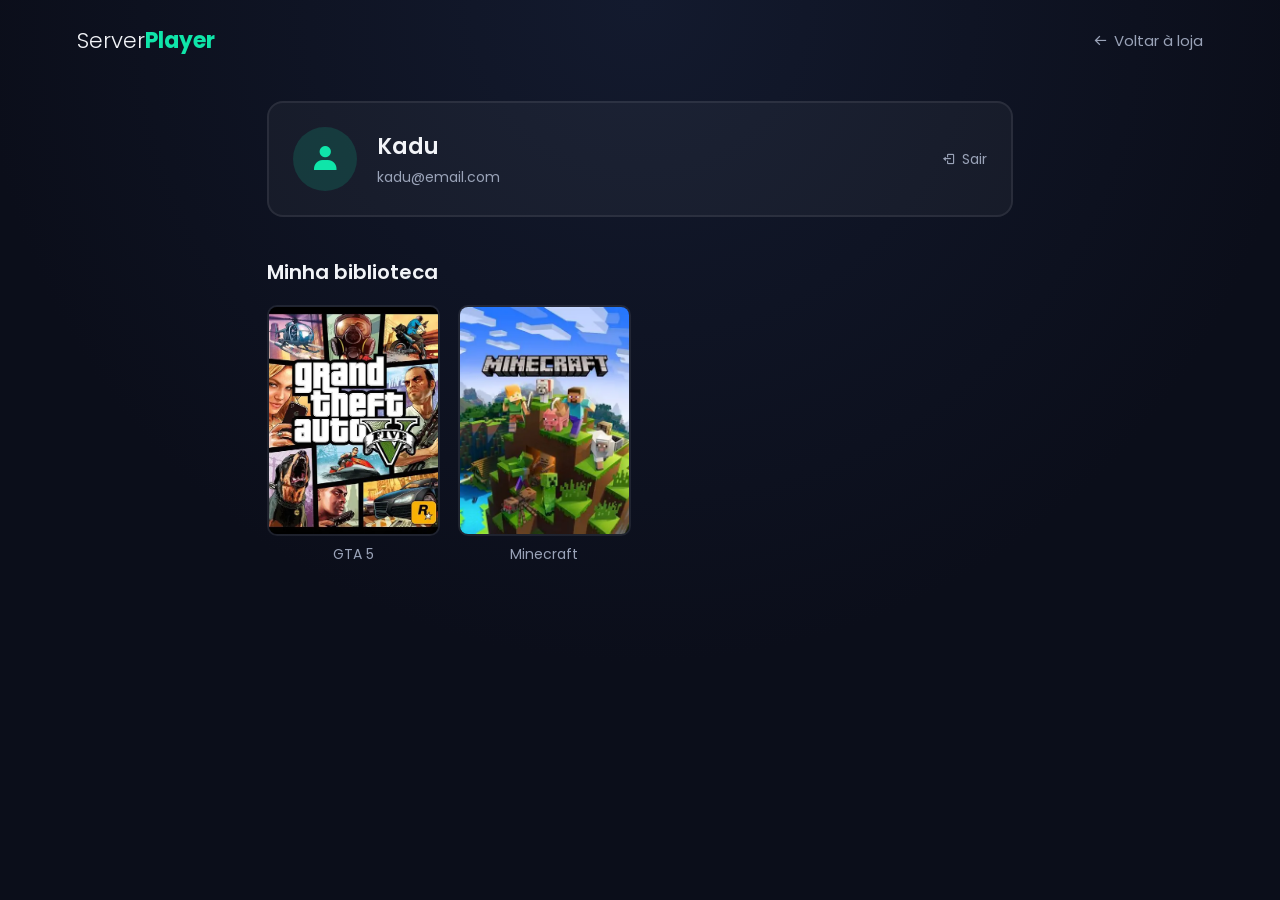
<file: perfil.html>
<!DOCTYPE html>
<html lang="pt-br">
<head>
    <meta charset="UTF-8">
    <link rel="stylesheet" href="css/perfil.css">
    <link href="https://unpkg.com/boxicons@2.1.4/css/boxicons.min.css" rel="stylesheet">
    <meta name="viewport" content="width=device-width, initial-scale=1.0">
    <title>Meu Perfil - ServerPlayer</title>
</head>
<body>

    <header class="topo">
        <span class="marca">Server<strong>Player</strong></span>
        <a href="home.html" class="voltar"><i class="bx bx-arrow-back"></i> Voltar à loja</a>
    </header>

    <main class="perfil">
        <section class="cartao-usuario">
            <div class="avatar">
                <i class="bx bxs-user"></i>
            </div>
            <div class="dados">
                <h1>Kadu</h1>
                <p>kadu@email.com</p>
            </div>
            <a href="index.html" class="sair"><i class="bx bx-log-out"></i> Sair</a>
        </section>

        <section class="biblioteca">
            <h2>Minha biblioteca</h2>
            <div class="grade-jogos">
                <div class="item">
                    <img src="img/gta5.webp" alt="Capa do jogo GTA 5">
                    <span>GTA 5</span>
                </div>
                <div class="item">
                    <img src="img/minecraft.webp" alt="Capa do jogo Minecraft">
                    <span>Minecraft</span>
                </div>
            </div>
        </section>
    </main>

</body>
</html>
</file>
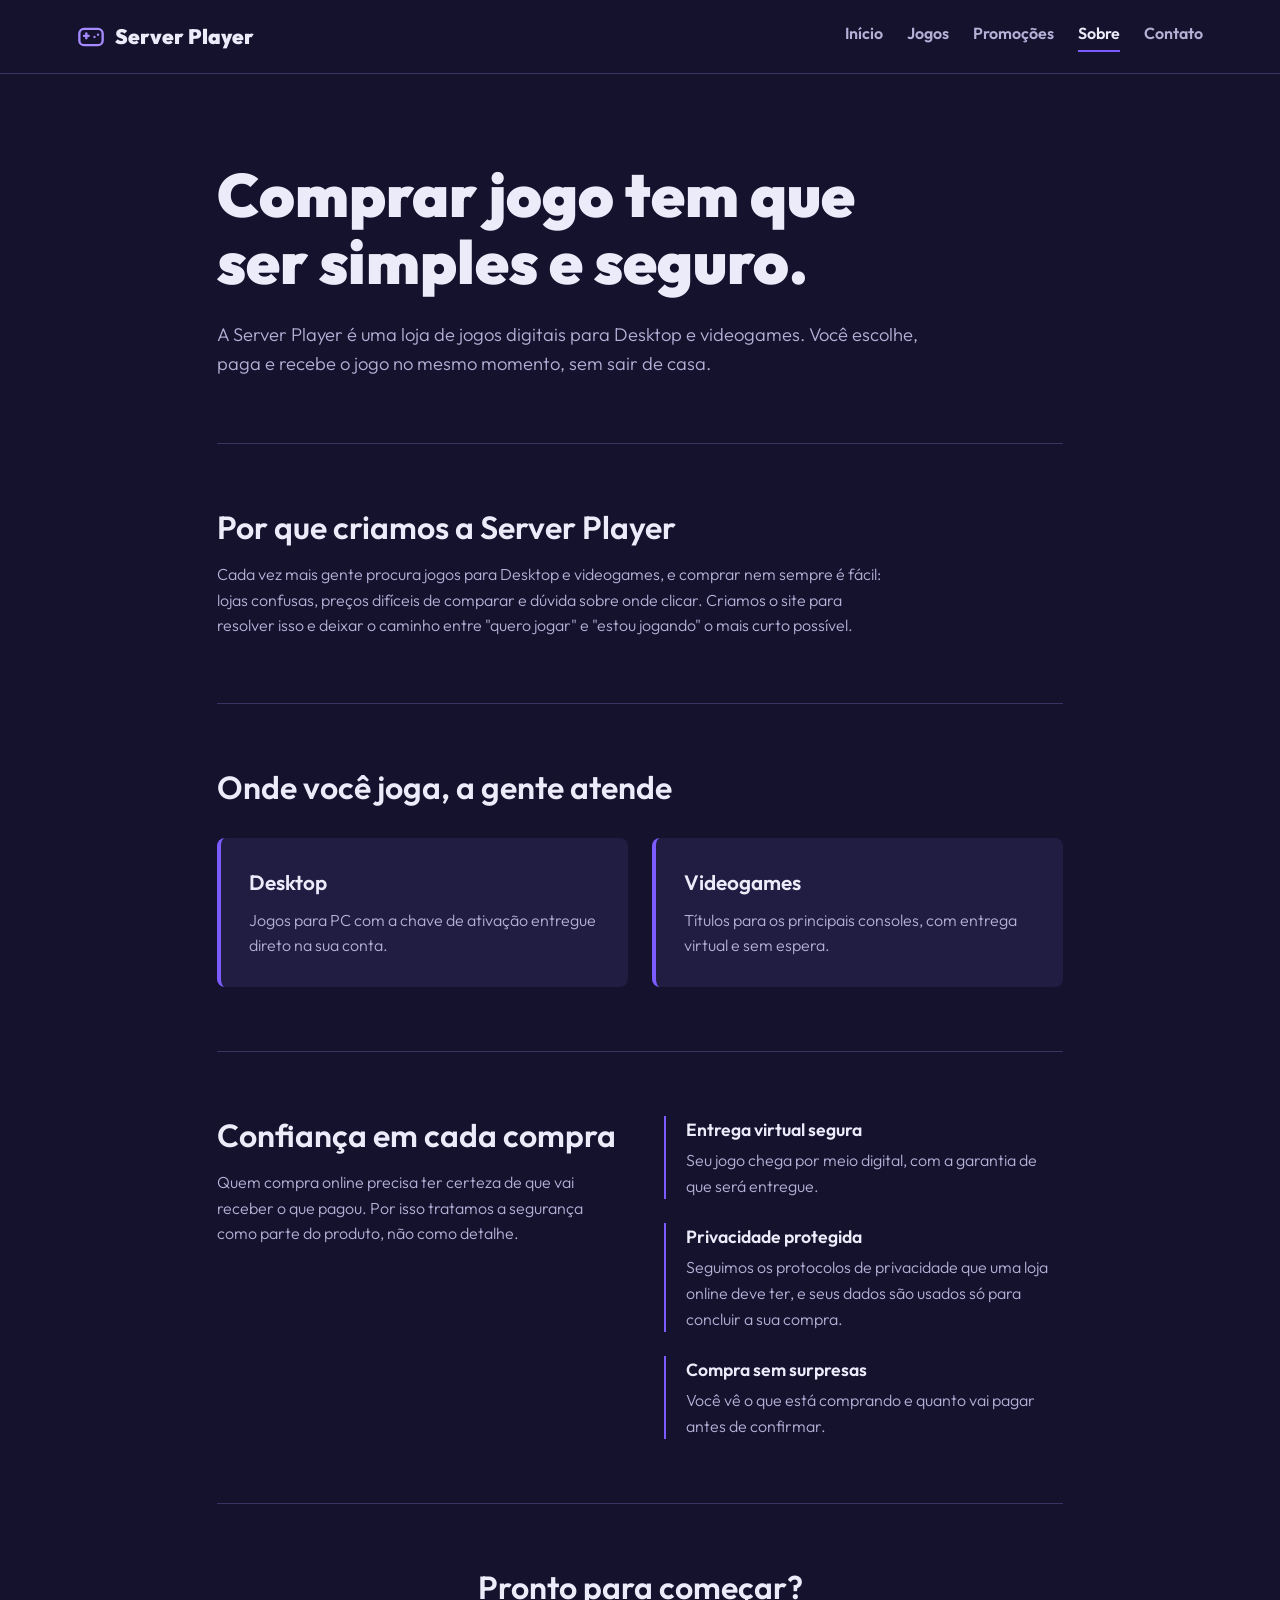
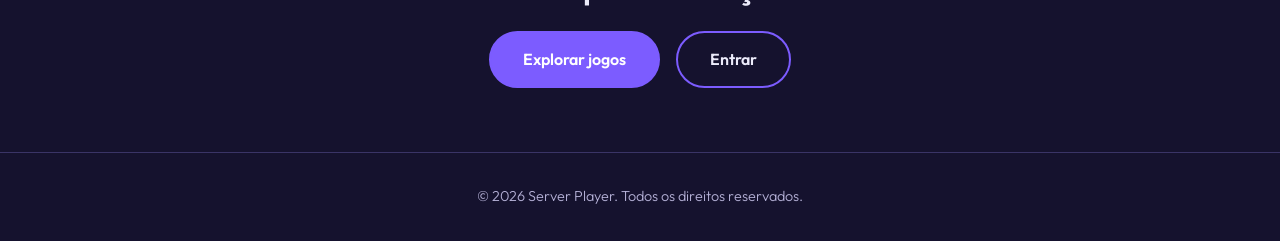
<file: sobre.html>
<!DOCTYPE html>
<html lang="pt-BR">
<head>
<meta charset="UTF-8">
<meta name="viewport" content="width=device-width, initial-scale=1.0">
<title>Sobre | Server Player</title>
<link href="https://fonts.googleapis.com/css2?family=Outfit:wght@300;600;900&display=swap" rel="stylesheet">
<link rel="stylesheet" href="css/sobre.css">
</head>
<body>

  <!-- CABEÇALHO (igual ao da página inicial) -->
  <header>
    <div class="logo">
      <svg viewBox="0 0 24 24" fill="none" stroke="currentColor" stroke-width="2"
           stroke-linecap="round" stroke-linejoin="round">
        <line x1="6" y1="11" x2="10" y2="11"></line>
        <line x1="8" y1="9" x2="8" y2="13"></line>
        <line x1="15" y1="12" x2="15.01" y2="12"></line>
        <line x1="18" y1="10" x2="18.01" y2="10"></line>
        <rect x="2" y="5" width="20" height="14" rx="4"></rect>
      </svg>
      Server Player
    </div>

    <nav>
      <a href="index.html">Início</a>
      <a href="#">Jogos</a>
      <a href="#">Promoções</a>
      <a href="sobre.html" class="ativo" aria-current="page">Sobre</a>
      <a href="#">Contato</a>
    </nav>
  </header>

  <main>

    <!-- APRESENTAÇÃO -->
    <section class="intro">
      <h1>Comprar jogo tem que ser simples e seguro.</h1>
      <p>
        A Server Player é uma loja de jogos digitais para Desktop e videogames.
        Você escolhe, paga e recebe o jogo no mesmo momento, sem sair de casa.
      </p>
    </section>

    <!-- POR QUE CRIAMOS O SITE -->
    <section class="motivo">
      <h2>Por que criamos a Server Player</h2>
      <p>
        Cada vez mais gente procura jogos para Desktop e videogames, e comprar
        nem sempre é fácil: lojas confusas, preços difíceis de comparar e dúvida
        sobre onde clicar. Criamos o site para resolver isso e deixar o caminho
        entre "quero jogar" e "estou jogando" o mais curto possível.
      </p>
    </section>

    <!-- PLATAFORMAS -->
    <section class="plataformas">
      <h2>Onde você joga, a gente atende</h2>

      <div class="plataformas__lista">
        <article class="plataforma">
          <h3>Desktop</h3>
          <p>Jogos para PC com a chave de ativação entregue direto na sua conta.</p>
        </article>

        <article class="plataforma">
          <h3>Videogames</h3>
          <p>Títulos para os principais consoles, com entrega virtual e sem espera.</p>
        </article>
      </div>
    </section>

    <!-- CONFIANÇA E SEGURANÇA -->
    <section class="confianca">
      <div class="confianca__texto">
        <h2>Confiança em cada compra</h2>
        <p>
          Quem compra online precisa ter certeza de que vai receber o que pagou.
          Por isso tratamos a segurança como parte do produto, não como detalhe.
        </p>
      </div>

      <ul class="confianca__lista">
        <li>
          <strong>Entrega virtual segura</strong>
          Seu jogo chega por meio digital, com a garantia de que será entregue.
        </li>
        <li>
          <strong>Privacidade protegida</strong>
          Seguimos os protocolos de privacidade que uma loja online deve ter, e
          seus dados são usados só para concluir a sua compra.
        </li>
        <li>
          <strong>Compra sem surpresas</strong>
          Você vê o que está comprando e quanto vai pagar antes de confirmar.
        </li>
      </ul>
    </section>

    <!-- CHAMADA FINAL -->
    <section class="chamada">
      <h2>Pronto para começar?</h2>
      <div class="acoes">
        <a href="#" class="btn btn--principal">Explorar jogos</a>
        <a href="login.html" class="btn btn--contorno">Entrar</a>
      </div>
    </section>

  </main>

  <footer>
    <p>&copy; 2026 Server Player. Todos os direitos reservados.</p>
  </footer>

</body>
</html>
</file>
<file: css/perfil.css>
@import url('https://fonts.googleapis.com/css2?family=Poppins:ital,wght@0,100;0,200;0,300;0,400;0,500;0,600;0,700;0,800;0,900;1,100;1,200;1,300;1,400;1,500;1,600;1,700;1,800;1,900&display=swap');

:root {
    --bg: #0b0e1a;
    --bg-soft: #131a2e;
    --panel: rgba(255, 255, 255, .04);
    --panel-border: rgba(255, 255, 255, .08);
    --accent: #0fe5a9;
    --text: #f2f4f8;
    --text-muted: #9aa3b8;
}

* {
    margin: 0;
    padding: 0;
    box-sizing: border-box;
    font-family: "Poppins", sans-serif;
}

body {
    background: radial-gradient(circle at top, var(--bg-soft), var(--bg) 60%);
    color: var(--text);
    min-height: 100vh;
}

.topo {
    display: flex;
    align-items: center;
    justify-content: space-between;
    gap: 24px;
    padding: 24px clamp(20px, 6vw, 80px);
    flex-wrap: wrap;
}

.marca {
    font-size: 22px;
    font-weight: 300;
}

.marca strong {
    font-weight: 700;
    color: var(--accent);
}

.voltar {
    display: flex;
    align-items: center;
    gap: 6px;
    color: var(--text-muted);
    text-decoration: none;
    font-size: 15px;
    transition: color .2s ease;
}

.voltar:hover,
.voltar:focus-visible {
    color: var(--accent);
}

.perfil {
    max-width: 900px;
    margin: 20px auto 80px;
    padding: 0 clamp(20px, 6vw, 80px);
    display: flex;
    flex-direction: column;
    gap: 40px;
}

/* Cartão do usuário */
.cartao-usuario {
    display: flex;
    align-items: center;
    gap: 20px;
    background-color: var(--panel);
    border: 2px solid var(--panel-border);
    border-radius: 16px;
    padding: 24px;
}

.avatar {
    width: 64px;
    height: 64px;
    min-width: 64px;
    border-radius: 50%;
    background-color: rgba(15, 229, 169, .15);
    color: var(--accent);
    display: flex;
    align-items: center;
    justify-content: center;
    font-size: 30px;
}

.dados {
    flex: 1;
}

.dados h1 {
    font-size: 22px;
    font-weight: 600;
}

.dados p {
    color: var(--text-muted);
    font-size: 14px;
    margin-top: 4px;
}

.sair {
    display: flex;
    align-items: center;
    gap: 6px;
    color: var(--text-muted);
    text-decoration: none;
    font-size: 14px;
    transition: color .2s ease;
}

.sair:hover,
.sair:focus-visible {
    color: var(--accent);
}

/* Biblioteca */
.biblioteca h2 {
    font-size: 20px;
    font-weight: 600;
    margin-bottom: 18px;
}

.grade-jogos {
    display: grid;
    grid-template-columns: repeat(auto-fill, minmax(140px, 1fr));
    gap: 18px;
}

.item {
    display: flex;
    flex-direction: column;
    gap: 8px;
}

.item img {
    width: 100%;
    aspect-ratio: 3 / 4;
    object-fit: cover;
    border-radius: 10px;
    border: 2px solid var(--panel-border);
}

.item span {
    font-size: 14px;
    text-align: center;
    color: var(--text-muted);
}
</file>
<file: css/sobre.css>
/* ===== CORES E MEDIDAS =====
   Se o seu style.css já tem cores definidas, troque os valores
   abaixo para ficar igual à página inicial. */
:root {
  --fundo: #15122e;
  --superficie: #201c42;
  --borda: #3a3466;
  --texto: #ecebfa;
  --texto-suave: #b4b0d6;
  --destaque: #7c5cff;
  --destaque-claro: #a58bff;
}

/* ===== BASE ===== */
* {
  margin: 0;
  padding: 0;
  box-sizing: border-box;
}

body {
  font-family: "Outfit", sans-serif;
  font-weight: 300;
  background: var(--fundo);
  color: var(--texto);
  line-height: 1.6;
}

a:focus-visible {
  outline: 3px solid var(--destaque-claro);
  outline-offset: 3px;
}

/* ===== CABEÇALHO ===== */
header {
  display: flex;
  justify-content: space-between;
  align-items: center;
  flex-wrap: wrap;
  gap: 16px;
  padding: 20px 6%;
  border-bottom: 1px solid var(--borda);
}

.logo {
  display: flex;
  align-items: center;
  gap: 10px;
  font-weight: 900;
  font-size: 1.3rem;
}

.logo svg {
  width: 28px;
  height: 28px;
  color: var(--destaque-claro);
}

nav {
  display: flex;
  flex-wrap: wrap;
  gap: 24px;
}

nav a {
  color: var(--texto-suave);
  text-decoration: none;
  font-weight: 600;
  padding-bottom: 4px;
  border-bottom: 2px solid transparent;
}

nav a:hover,
nav a.ativo {
  color: var(--texto);
  border-bottom-color: var(--destaque);
}

/* ===== CONTEÚDO ===== */
main {
  max-width: 1000px;
  margin: 0 auto;
  padding: 0 6%;
}

main section {
  padding: 64px 0;
}

main section + section {
  border-top: 1px solid var(--borda);
}

h1 {
  font-weight: 900;
  font-size: clamp(2.2rem, 6vw, 3.8rem);
  line-height: 1.1;
  max-width: 18ch;
  margin-bottom: 24px;
}

h2 {
  font-weight: 600;
  font-size: clamp(1.5rem, 3.5vw, 2rem);
  line-height: 1.2;
  margin-bottom: 16px;
}

h3 {
  font-weight: 600;
  font-size: 1.3rem;
  margin-bottom: 8px;
}

p {
  color: var(--texto-suave);
  max-width: 62ch;
}

/* ===== APRESENTAÇÃO ===== */
.intro {
  padding-top: 88px;
}

.intro p {
  font-size: 1.15rem;
}

/* ===== PLATAFORMAS ===== */
.plataformas__lista {
  display: grid;
  grid-template-columns: 1fr 1fr;
  gap: 24px;
  margin-top: 32px;
}

.plataforma {
  background: var(--superficie);
  border-left: 4px solid var(--destaque);
  border-radius: 8px;
  padding: 28px;
}

/* ===== CONFIANÇA ===== */
.confianca {
  display: grid;
  grid-template-columns: 1fr 1fr;
  gap: 48px;
  align-items: start;
}

.confianca__lista {
  list-style: none;
  display: flex;
  flex-direction: column;
  gap: 24px;
}

.confianca__lista li {
  color: var(--texto-suave);
  padding-left: 20px;
  border-left: 2px solid var(--destaque);
}

.confianca__lista strong {
  display: block;
  color: var(--texto);
  font-weight: 600;
  font-size: 1.1rem;
  margin-bottom: 4px;
}

/* ===== CHAMADA FINAL ===== */
.chamada {
  text-align: center;
}

.acoes {
  display: flex;
  justify-content: center;
  flex-wrap: wrap;
  gap: 16px;
  margin-top: 24px;
}

.btn {
  display: inline-block;
  padding: 14px 32px;
  border-radius: 999px;
  font-family: inherit;
  font-weight: 600;
  text-decoration: none;
  border: 2px solid var(--destaque);
}

.btn--principal {
  background: var(--destaque);
  color: #fff;
}

.btn--principal:hover {
  background: var(--destaque-claro);
  border-color: var(--destaque-claro);
}

.btn--contorno {
  background: transparent;
  color: var(--texto);
}

.btn--contorno:hover {
  background: var(--superficie);
}

/* ===== RODAPÉ ===== */
footer {
  text-align: center;
  padding: 32px 6%;
  border-top: 1px solid var(--borda);
  font-size: 0.9rem;
  color: var(--texto-suave);
}

footer p {
  margin: 0 auto;
}

/* ===== CELULAR ===== */
@media (max-width: 720px) {
  .plataformas__lista,
  .confianca {
    grid-template-columns: 1fr;
  }

  main section {
    padding: 48px 0;
  }

  .intro {
    padding-top: 56px;
  }
}
</file>
